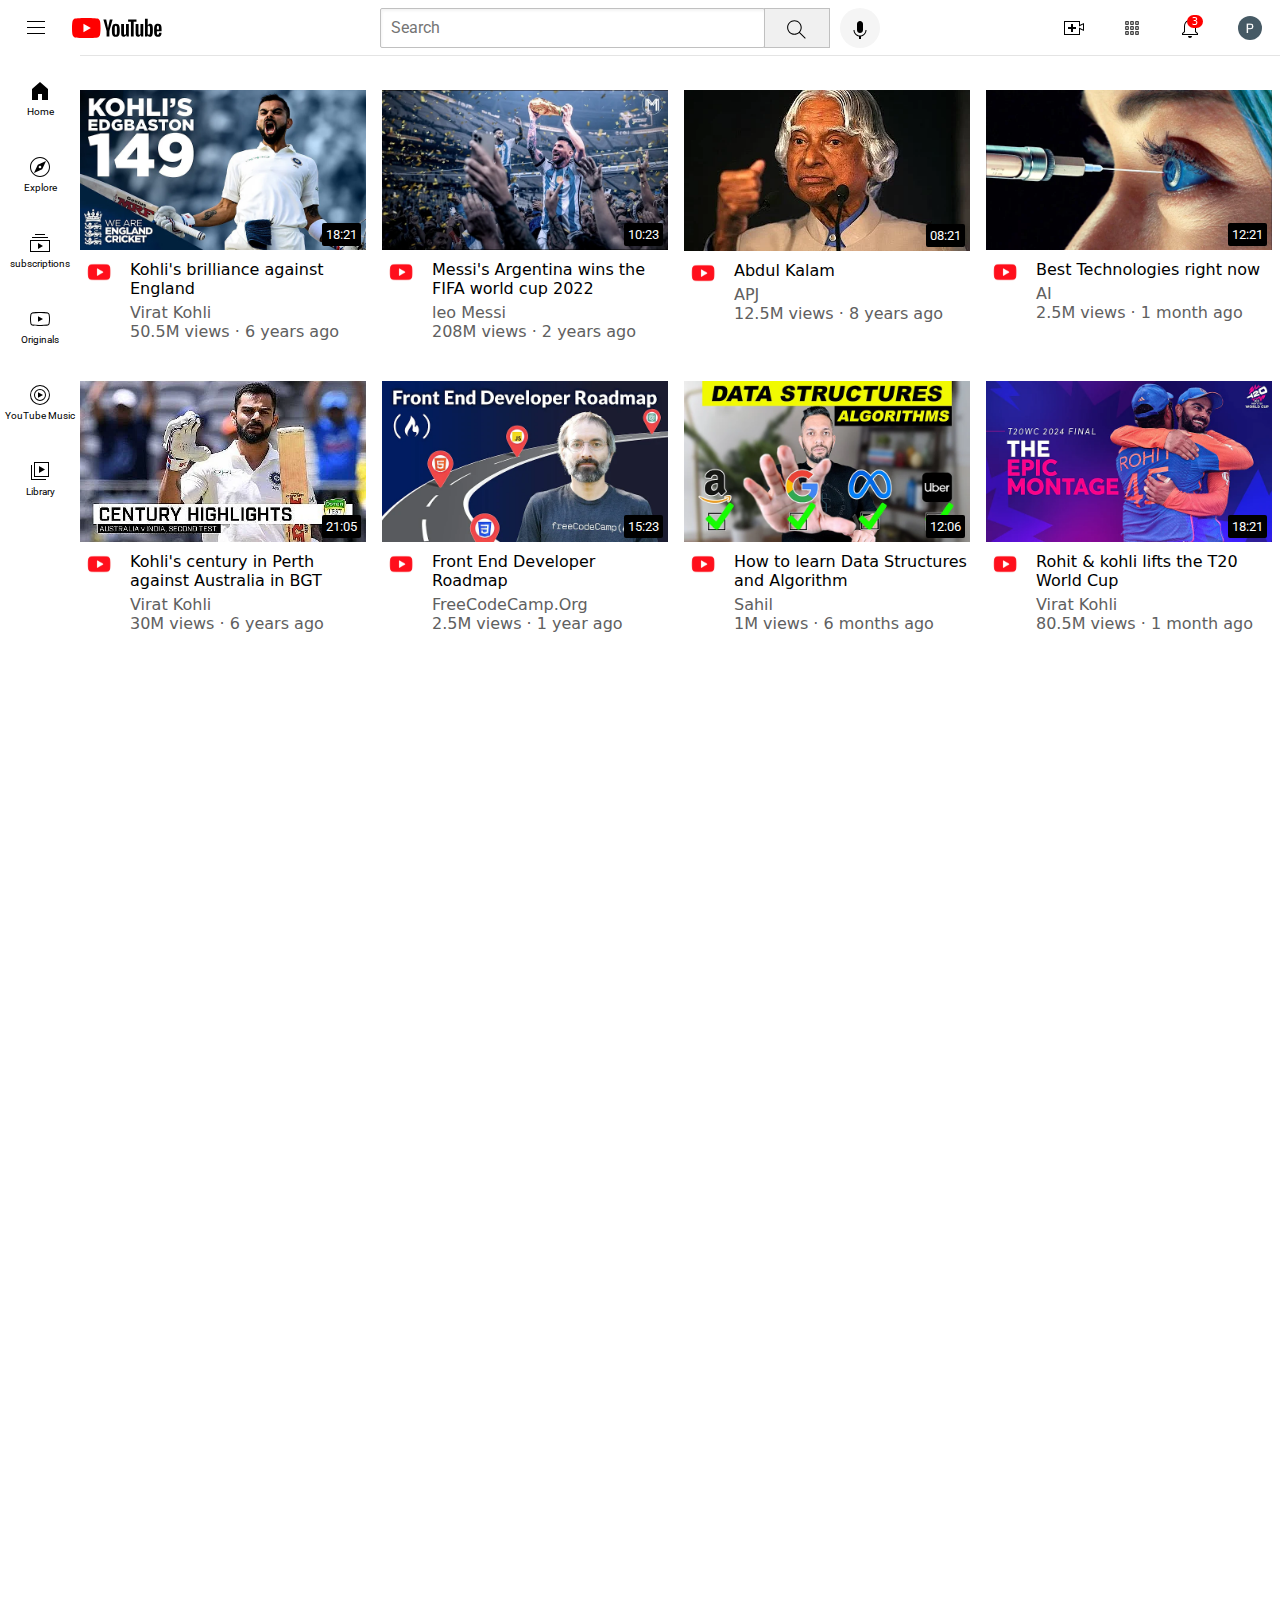
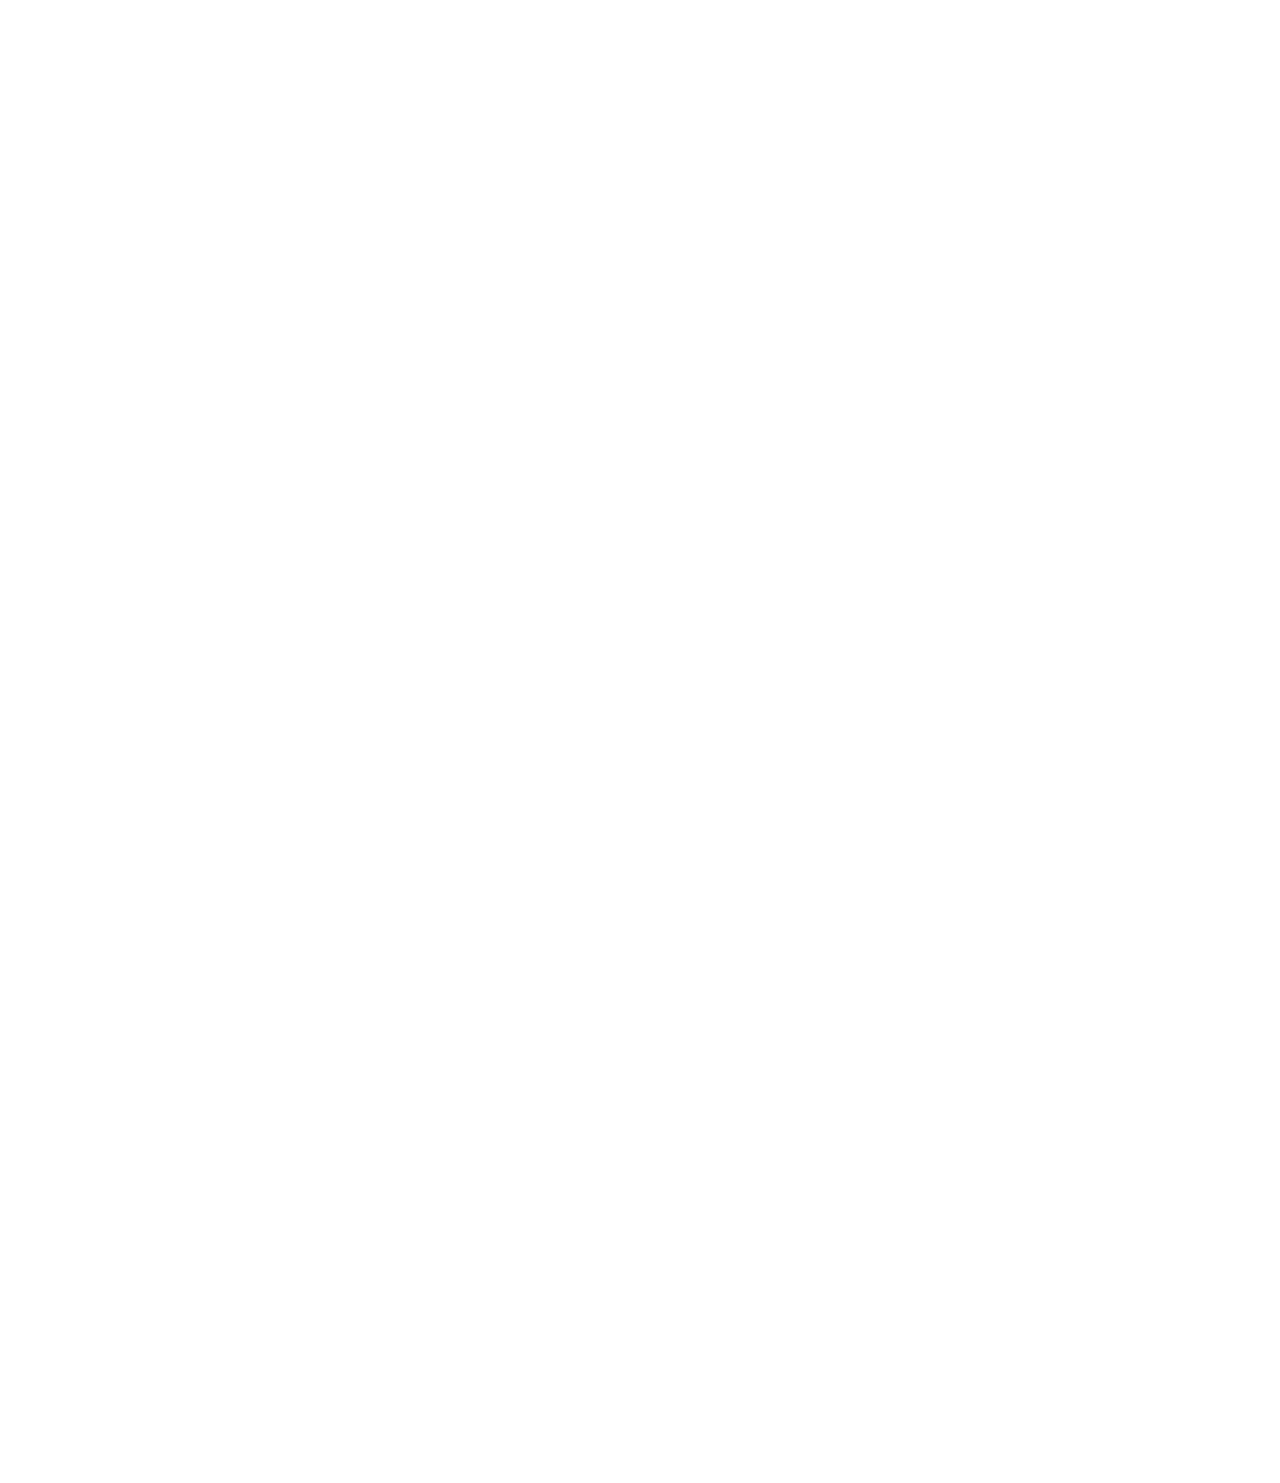
<file: index.html>
<!DOCTYPE html>
<html lang="en">
  <head>
    <meta charset="UTF-8" />
    <meta name="viewport" content="width=device-width, initial-scale=1.0" />
    <title>Youtube Clone</title>
    <link rel="preconnect" href="https://fonts.googleapis.com" />
    <link rel="preconnect" href="https://fonts.gstatic.com" crossorigin />
    <link
      href="https://fonts.googleapis.com/css2?family=Roboto:wght@400;500;700&display=swap"
      rel="stylesheet"
    />
    <link rel="stylesheet" href="styles/videos.css" />
    <link rel="stylesheet" href="styles/general.css" />
    <link rel="stylesheet" href="styles/header.css" />
    <link rel="stylesheet" href="styles/sidebar.css" />
  </head>
  <body style="height: 3000px">
    <div class="header">
      <div class="left-section">
        <img class="hamburger-menu" src="hamburger-menu.svg" />
        <img class="youtube-logo" src="youtube-logo.svg" />
      </div>
      <div class="middle-section">
        <input class="search-bar" type="text" placeholder="Search" />
        <button class="search-button">
          <img class="search-icon" src="search.svg" />
          <div class="tooltip">Search</div>
        </button>
        <button class="voice-search-button">
          <img class="voice-search-icon" src="voice-search-icon.svg" />
          <div class="tooltip">Search with your voice</div>
        </button>
      </div>
      <div class="right">
        <div class="upload-div">
          <img class="upload" src="upload.svg" alt="" />
          <div class="tooltip">Create</div>
        </div>
        <div class="youtube-div">
          <img class="matrix" src="youtube-apps.svg" alt="" />
          <div class="tooltip">YouTube Apps</div>
        </div>
        <div class="notification-icon">
          <img class="noti" src="notifications.svg" alt="" />
          <div class="notification-count">3</div>
          <div class="tooltip">Notifications</div>
        </div>

        <img class="myprofile" src="unnamed.jpg" alt="" />
      </div>

      <div class="sidebar">
        <div class="sidebar-link">
          <img src="home.svg" alt="" />
          <div>Home</div>
        </div>
        <div class="sidebar-link">
          <img src="explore.svg" alt="" />
          <div>Explore</div>
        </div>
        <div class="sidebar-link">
          <img src="subscriptions.svg" alt="" />
          <div>subscriptions</div>
        </div>
        <div class="sidebar-link">
          <img src="originals.svg" alt="" />
          <div>Originals</div>
        </div>
        <div class="sidebar-link">
          <img src="youtube-music.svg" alt="" />
          <div>YouTube Music</div>
        </div>
        <div class="sidebar-link">
          <img src="library.svg" alt="" />
          <div>Library</div>
        </div>
      </div>
    </div>
    <div class="video-grid">
      <div class="video-preview">
        <div class="thumbnail-row">
          <img class="thumbnail" src="kohli 149.webp" alt="Kohli" />
          <div class="video-time">18:21</div>
        </div>

        <div class="video-info-grid">
          <div class="channel-pic">
            <img class="profile-pic" src="youtube logo.png" alt="youtube" />
          </div>
          <div>
            <p class="video-title">Kohli's brilliance against England</p>
            <p class="video-author">Virat Kohli</p>
            <p class="stats">50.5M views &#183; 6 years ago</p>
          </div>
        </div>
      </div>
      <div class="video-preview">
        <div class="thumbnail-row">
          <img class="thumbnail" src="messi.webp" alt="messi" />
          <div class="video-time">10:23</div>
        </div>
        <div class="video-info-grid">
          <div class="channel-pic">
            <img class="profile-pic" src="youtube logo.png" alt="youtube" />
          </div>
          <div>
            <p class="video-title">
              Messi's Argentina wins the FIFA world cup 2022
            </p>
            <p class="video-author">leo Messi</p>
            <p class="stats">208M views &#183; 2 years ago</p>
          </div>
        </div>
      </div>
      <div class="video-preview">
        <div class="thumbnail-row">
          <img class="thumbnail" src="apj.webp" alt="kalam" />
          <div class="video-time">08:21</div>
        </div>
        <div class="video-info-grid">
          <div class="channel-pic">
            <img class="profile-pic" src="youtube logo.png" alt="youtube" />
          </div>
          <div>
            <p class="video-title">Abdul Kalam</p>
            <p class="video-author">APJ</p>
            <p class="stats">12.5M views &#183; 8 years ago</p>
          </div>
        </div>
      </div>
      <div class="video-preview">
        <div class="thumbnail-row">
          <img class="thumbnail" src="tech.webp" alt="tech" />
          <div class="video-time">12:21</div>
        </div>
        <div class="video-info-grid">
          <div class="channel-pic">
            <img class="profile-pic" src="youtube logo.png" alt="youtube" />
          </div>
          <div>
            <p class="video-title">Best Technologies right now</p>
            <p class="video-author">AI</p>
            <p class="stats">2.5M views &#183; 1 month ago</p>
          </div>
        </div>
      </div>
      <div class="video-preview">
        <div class="thumbnail-row">
          <img class="thumbnail" src="perth.webp" alt="Kohli" />
          <div class="video-time">21:05</div>
        </div>
        <div class="video-info-grid">
          <div class="channel-pic">
            <img class="profile-pic" src="youtube logo.png" alt="youtube" />
          </div>
          <div>
            <p class="video-title">
              Kohli's century in Perth against Australia in BGT
            </p>
            <p class="video-author">Virat Kohli</p>
            <p class="stats">30M views &#183; 6 years ago</p>
          </div>
        </div>
      </div>
      <div class="video-preview">
        <div class="thumbnail-row">
          <img class="thumbnail" src="webdev.webp" alt="webdev" />
          <div class="video-time">15:23</div>
        </div>
        <div class="video-info-grid">
          <div class="channel-pic">
            <img class="profile-pic" src="youtube logo.png" alt="youtube" />
          </div>
          <div>
            <p class="video-title">Front End Developer Roadmap</p>
            <p class="video-author">FreeCodeCamp.Org</p>
            <p class="stats">2.5M views &#183; 1 year ago</p>
          </div>
        </div>
      </div>
      <div class="video-preview">
        <div class="thumbnail-row">
          <img class="thumbnail" src="dsa.webp" alt="DSA" />
          <div class="video-time">12:06</div>
        </div>
        <div class="video-info-grid">
          <div class="channel-pic">
            <img class="profile-pic" src="youtube logo.png" alt="youtube" />
          </div>
          <div>
            <p class="video-title">
              How to learn Data Structures and Algorithm
            </p>
            <p class="video-author">Sahil</p>
            <p class="stats">1M views &#183; 6 months ago</p>
          </div>
        </div>
      </div>
      <div class="video-preview">
        <div class="thumbnail-row">
          <img class="thumbnail" src="final.webp" alt="Kohli" />
          <div class="video-time">18:21</div>
        </div>
        <div class="video-info-grid">
          <div class="channel-pic">
            <img class="profile-pic" src="youtube logo.png" alt="youtube" />
          </div>
          <div>
            <p class="video-title">Rohit & kohli lifts the T20 World Cup</p>
            <p class="video-author">Virat Kohli</p>
            <p class="stats">80.5M views &#183; 1 month ago</p>
          </div>
        </div>
      </div>
    </div>
  </body>
</html>
</file>
<file: styles/videos.css>
.thumbnail {
  width: 100%;
  max-width: 300px;
}
.video-info-grid {
  display: grid;
  grid-template-columns: 50px 1fr;
}
.profile-pic {
  width: 38px;
  vertical-align: middle;
}
.video-title {
  margin-top: 6px;
  font-weight: 500;
  margin-bottom: 5px;
  vertical-align: middle;
}
.video-author,
.stats {
  color: rgb(96, 96, 96);
}
.video-grid {
  padding-left: 42px;
  padding-top: 15px;
  display: grid;
  margin-top: 75px;
  margin-left: 30px;
  grid-template-columns: repeat(auto-fit, minmax(250px, 1fr));
  column-gap: 16px;
  row-gap: 40px;
  @media (max-width:700px){
    .video-grid{
      grid-template-columns: 1fr 1fr;
    }
  }
}
.thumbnail-row {
  position: relative;
  max-width: 300px; /* Ensure max-width matches .thumbnail */
  display: block;
}

.video-time{
  position:absolute;
  background-color: black;
  color: white;
  font-size: small;
  font-family: roboto,Arial, Helvetica, sans-serif;

  bottom: 8px;
  right: 5px;
  border-radius:2px ;
  padding:4px 4px 4px 4px;
}
</file>
<file: styles/general.css>
p {
    font-family: system-ui, -apple-system, BlinkMacSystemFont, "Segoe UI",
      Roboto, Oxygen, Ubuntu, Cantarell, "Open Sans", "Helvetica Neue",
      sans-serif, Arial, Helvetica, sans-serif;
    margin-top: 0px;
    margin-bottom: 0px;
  }
</file>
<file: styles/header.css>
.header {
    height: 55px;
  
    display: flex;
    flex-direction: row;
    justify-content: space-between;
  
    position: fixed;
    top: 0;
    left: 0;
    right: 0;
    z-index: 100;
  
    background-color: white;
    border-bottom-width: 1px;
    border-bottom-style: solid;
    border-bottom-color: rgb(228, 228, 228);
  }
  
  .left-section {
    display: flex;
    align-items: center;
    
  }
  
  .hamburger-menu {
    height: 24px;
    margin-left: 24px;
    margin-right: 24px;
  }
  
  .youtube-logo {
    height: 20px;
  }
  
  .middle-section {
    flex: 1;
    margin-left: 70px;
    margin-right: 35px;
    max-width: 500px;
    display: flex;
    align-items: center;
    
  }
  
  .search-bar {
    flex: 1;
    height: 36px;
    padding-left: 10px;
    font-size: 16px;
    border-width: 1px;
    border-style: solid;
    border-color: rgb(192, 192, 192);
    border-radius: 2px;
    box-shadow: inset 1px 2px 3px rgba(0, 0, 0, 0.05);
    width: 0;
  }
  
  .search-bar::placeholder {
    font-family: Roboto, Arial;
    font-size: 16px;
  }
  
  .search-button {
    height: 40px;
    width: 66px;
    background-color: rgb(240, 240, 240);
    border-width: 1px;
    border-style: solid;
    border-color: rgb(192, 192, 192);
    margin-left: -1px;
    margin-right: 10px;
    position: relative;
  }
  
  .search-icon {
    height: 25px;
    margin-top: 4px;
  }
  
  .voice-search-button {
    height: 40px;
    width: 40px;
    border-radius: 20px;
    border: none;
    background-color: rgb(245, 245, 245);
    position: relative;
    
  }
  
  .voice-search-icon {
    height: 24px;
    margin-top: 4px;
    
  }
 .right
  {
  display: flex;
  flex: 1;
  max-width: 200px;
  margin-top: 10px;
  height: 35px;
  justify-content:space-between;
margin-right: 18px;
align-items: center;

 }
 .upload {
  height: 24px;
  width:24px;
}
.matrix {
  width: 20px !important;
}
.noti {
  height: 24px !important;
}
.myprofile {
  height: 24px;
  border-radius: 50%;
}
.notification-icon{
  position: relative;
}
.notification-count{
  position:absolute;
  background-color: red;
  color: white;
  font-family: system-ui, -apple-system, BlinkMacSystemFont, 'Segoe UI', Roboto, Oxygen, Ubuntu, Cantarell, 'Open Sans', 'Helvetica Neue', sans-serif,Arial, Helvetica, sans-serif;
  padding:1px 5px 1px 5px;
  font-size: 10px;
  border-radius: 20px;
  top:-1px;
  right:-1px;

}
.search-button,.voice-search-button,.upload-div,.youtube-div
,.notification-icon{
  display: flex;
  position: relative;
  justify-content: center;
  align-items: center;
}
.search-button .tooltip,
.voice-search-button .tooltip ,.upload-div .tooltip,.youtube-div .tooltip
,.notification-icon .tooltip{
  position: absolute;
 background-color: gray;
 color: white;
  padding:4px 7px 4px 7px;
  border-radius: 2px;
  opacity: 0;
  font-family: Arial, Helvetica, sans-serif;
  font-size: 12px;
  bottom:-29px;
  pointer-events: none;
  white-space: nowrap;
}
.search-button:hover .tooltip,
.voice-search-button:hover .tooltip,.upload-div:hover .tooltip
,.youtube-div:hover .tooltip,.notification-icon:hover .tooltip{
  opacity: 1;
  transition: 0.15s;
}
</file>
<file: styles/sidebar.css>
.sidebar{
    position: fixed;
    top:55px;
    left:0;
    bottom:0;
    background-color: white;
    width:80px;
    cursor: pointer;
    z-index:200;
    padding-top: 5px;

}
.sidebar-link{
    height: 76px;
    display: flex;
    justify-content: center;
    align-items: center;
    flex-direction: column;
    
    
}
.sidebar-link:hover{
    background-color: rgb(227, 225, 225);

}
.sidebar-link img {
    height:24px;
    margin-bottom: 3px;
}
.sidebar-link div{
    font-family: Roboto,Arial;
    font-size: 10px;
}
</file>
